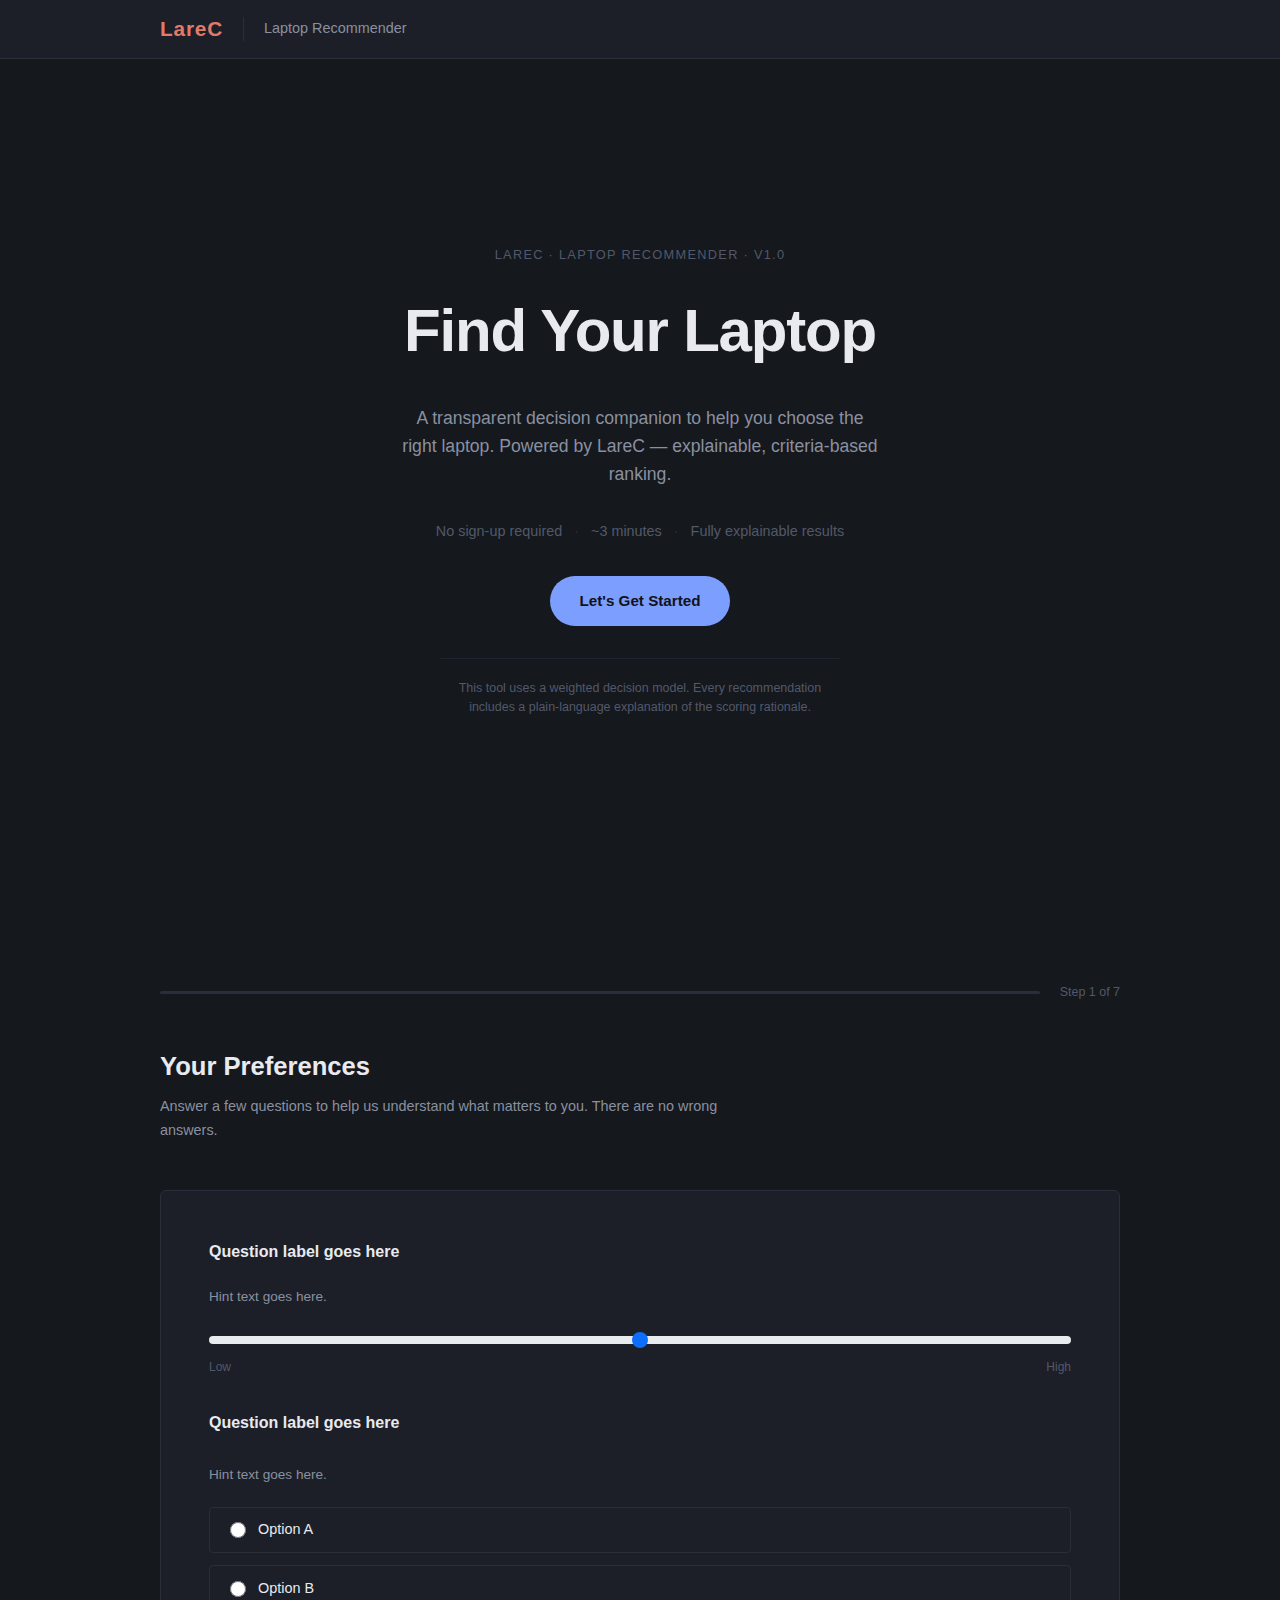
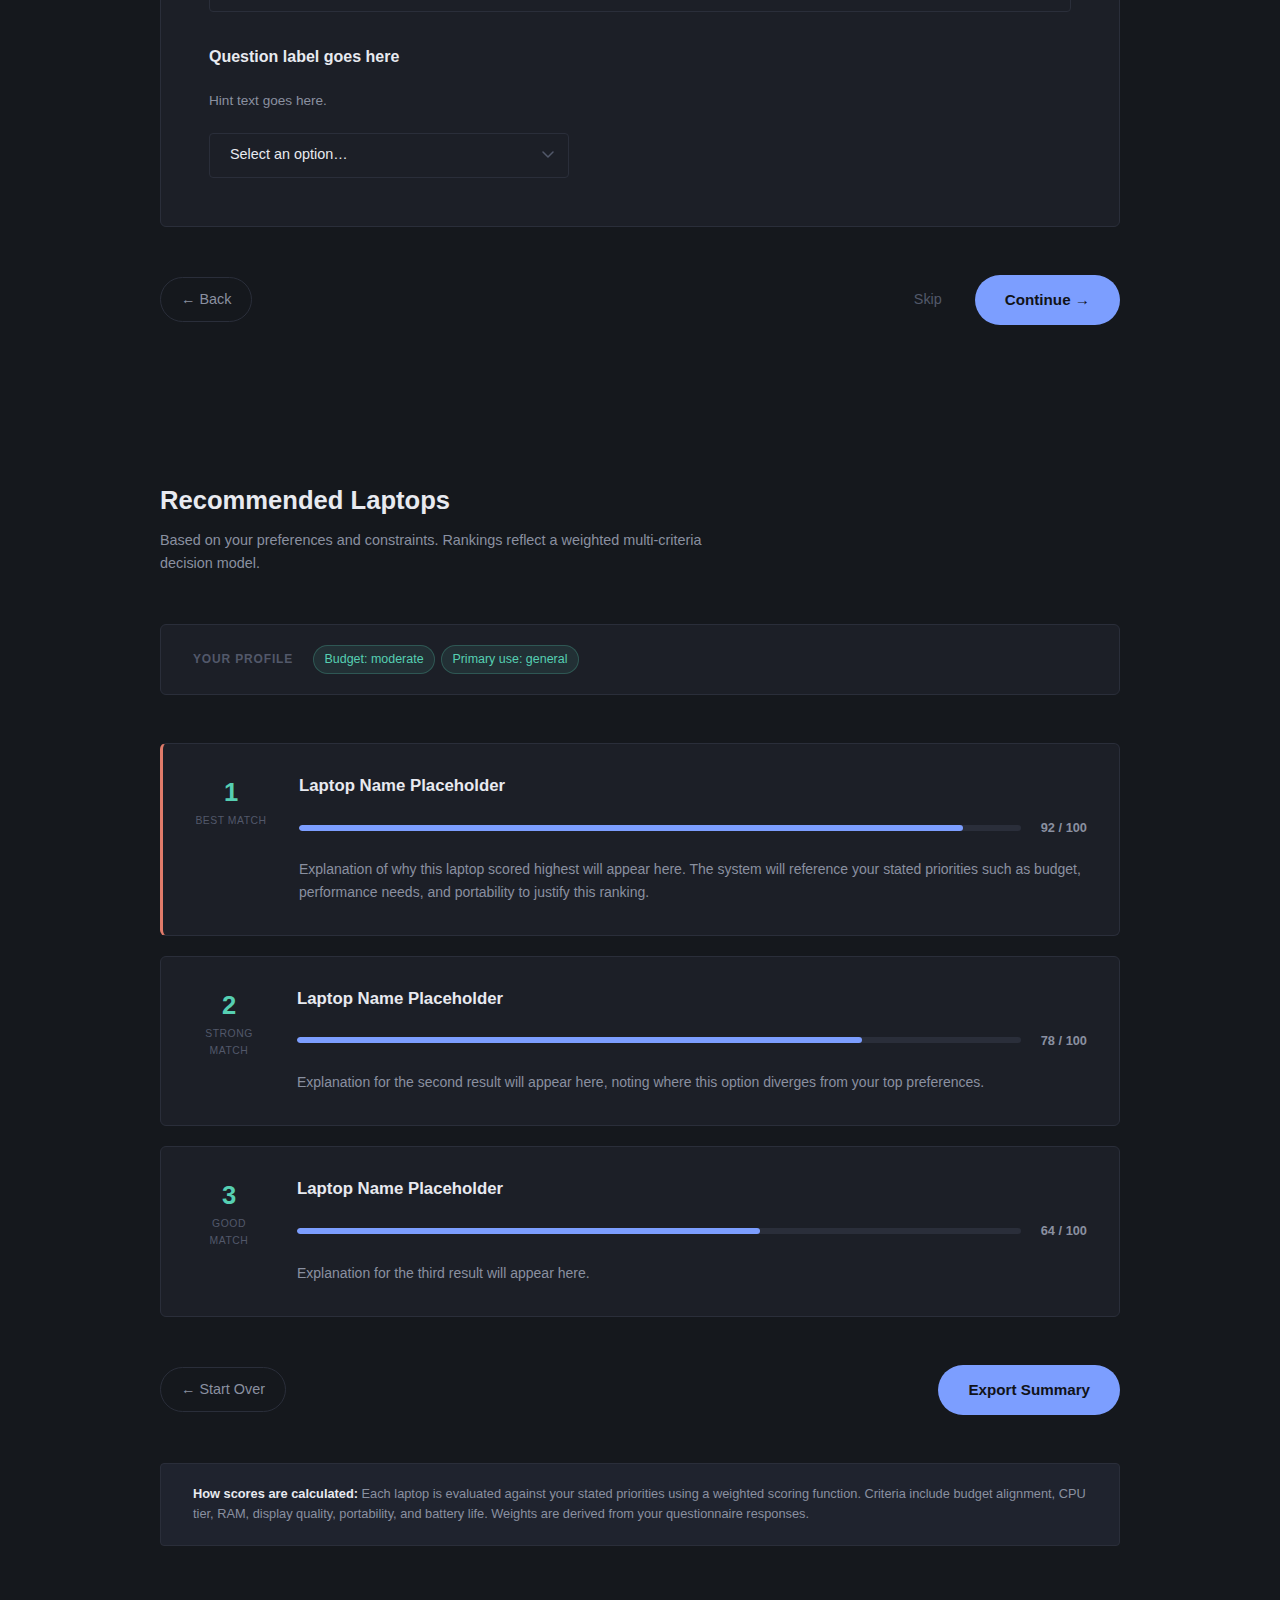
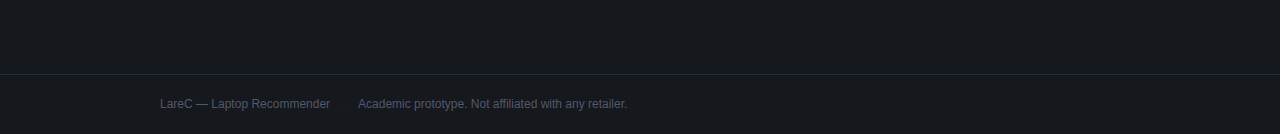
<file: index.html>
<!DOCTYPE html>
<html lang="en">

<head>
    <meta charset="UTF-8" />
    <meta name="viewport" content="width=device-width, initial-scale=1.0" />
    <title>LareC — Laptop Recommender</title>
    <link rel="stylesheet" href="https://cdn.jsdelivr.net/npm/bootstrap@5.3.0/dist/css/bootstrap.min.css" />
    <link rel="stylesheet" href="style.css" />
</head>

<body>

    <header class="site-header">
        <div class="site-header__inner">
            <span class="site-header__logo">LareC</span>
            <span class="site-header__label">Laptop Recommender</span>
        </div>
    </header>

    <main class="site-main">

        <!-- ───────────────────────────────────────────
         SECTION 1 · LANDING
    ─────────────────────────────────────────── -->
        <section class="landing" id="section-landing">
            <div class="landing__inner">

                <p class="landing__eyebrow">LareC · Laptop Recommender · v1.0</p>

                <h1 class="landing__title">Find Your Laptop</h1>

                <p class="landing__subtitle">
                    A transparent decision companion to help you choose the right laptop.
                    Powered by LareC — explainable, criteria-based ranking.
                </p>

                <div class="landing__meta">
                    <span class="landing__meta-item">No sign-up required</span>
                    <span class="landing__meta-sep">·</span>
                    <span class="landing__meta-item">~3 minutes</span>
                    <span class="landing__meta-sep">·</span>
                    <span class="landing__meta-item">Fully explainable results</span>
                </div>

                <button class="btn-primary" id="btn-start" type="button">
                    Let's Get Started
                </button>

                <p class="landing__footnote">
                    This tool uses a weighted decision model. Every recommendation
                    includes a plain-language explanation of the scoring rationale.
                </p>

            </div>
        </section>

        <!-- ───────────────────────────────────────────
         SECTION 2 · QUESTIONNAIRE
    ─────────────────────────────────────────── -->
        <section class="question-section" id="section-questionnaire">
            <div class="question-section__inner">

                <!-- Progress bar -->
                <div class="progress-bar-wrap" aria-label="Progress">
                    <div class="progress-bar-track">
                        <div class="progress-bar-fill" id="progress-fill" style="width: 0%"></div>
                    </div>
                    <span class="progress-label" id="progress-label">Step 1 of 7</span>
                </div>

                <!-- Section heading -->
                <div class="question-section__header">
                    <h2 class="question-section__title">Your Preferences</h2>
                    <p class="question-section__helper">
                        Answer a few questions to help us understand what matters to you.
                        There are no wrong answers.
                    </p>
                </div>

                <!-- ── Dynamic question container ── -->
                <!-- JavaScript will inject question markup here -->
                <div class="question-container" id="question-container" aria-live="polite">

                    <!-- ── Slot: slider question (example structure, no data) ── -->
                    <div class="question-slot question-slot--slider" id="slot-slider">
                        <label class="question-label" for="q-slider">
                            Question label goes here
                        </label>
                        <p class="question-hint">Hint text goes here.</p>
                        <div class="slider-wrap">
                            <input class="form-range question-range" type="range" id="q-slider" min="0" max="100"
                                value="50" />
                            <div class="slider-legend">
                                <span>Low</span>
                                <span>High</span>
                            </div>
                        </div>
                    </div>

                    <!-- ── Slot: radio question (example structure, no data) ── -->
                    <div class="question-slot question-slot--radio" id="slot-radio">
                        <fieldset class="question-fieldset">
                            <legend class="question-label">Question label goes here</legend>
                            <p class="question-hint">Hint text goes here.</p>
                            <div class="radio-group" id="radio-group-placeholder">
                                <!-- Radio options injected by JS -->
                                <label class="radio-option">
                                    <input class="radio-option__input" type="radio" name="q-radio" value="option-a" />
                                    <span class="radio-option__text">Option A</span>
                                </label>
                                <label class="radio-option">
                                    <input class="radio-option__input" type="radio" name="q-radio" value="option-b" />
                                    <span class="radio-option__text">Option B</span>
                                </label>
                            </div>
                        </fieldset>
                    </div>

                    <!-- ── Slot: dropdown question (example structure, no data) ── -->
                    <div class="question-slot question-slot--dropdown" id="slot-dropdown">
                        <label class="question-label" for="q-dropdown">
                            Question label goes here
                        </label>
                        <p class="question-hint">Hint text goes here.</p>
                        <select class="question-select" id="q-dropdown">
                            <option value="">Select an option…</option>
                            <!-- Options injected by JS -->
                        </select>
                    </div>

                </div>
                <!-- /question-container -->

                <!-- Navigation buttons -->
                <nav class="question-nav" aria-label="Question navigation">
                    <button class="btn-ghost" id="btn-back" type="button">← Back</button>
                    <div class="question-nav__right">
                        <button class="btn-ghost btn-ghost--muted" id="btn-skip" type="button">Skip</button>
                        <button class="btn-primary" id="btn-continue" type="button">Continue →</button>
                    </div>
                </nav>

            </div>
        </section>

        <!-- ───────────────────────────────────────────
         SECTION 3 · RESULTS
    ─────────────────────────────────────────── -->
        <section class="results-section" id="section-results">
            <div class="results-section__inner">

                <!-- Section heading -->
                <div class="results-section__header">
                    <h2 class="results-section__title">Recommended Laptops</h2>
                    <p class="results-section__subtext">
                        Based on your preferences and constraints. Rankings reflect a
                        weighted multi-criteria decision model.
                    </p>
                </div>

                <!-- Summary of user preferences (injected by JS) -->
                <div class="results-summary" id="results-summary" aria-label="Your preference summary">
                    <p class="results-summary__label">Your profile</p>
                    <div class="results-summary__tags" id="summary-tags">
                        <!-- Tags injected by JS -->
                        <span class="summary-tag">Budget: moderate</span>
                        <span class="summary-tag">Primary use: general</span>
                    </div>
                </div>

                <!-- Ranked laptop cards -->
                <div class="results-list" id="results-list" aria-label="Recommended laptops">

                    <!-- ── Result card (placeholder, no real data) ── -->
                    <article class="result-card result-card--top" aria-label="Top recommendation">
                        <div class="result-card__rank">
                            <span class="rank-number">1</span>
                            <span class="rank-label">Best match</span>
                        </div>
                        <div class="result-card__body">
                            <h3 class="result-card__name">Laptop Name Placeholder</h3>
                            <div class="result-card__score-row">
                                <div class="score-bar-wrap" aria-label="Match score">
                                    <div class="score-bar-fill" style="width: 92%"></div>
                                </div>
                                <span class="score-value">92 / 100</span>
                            </div>
                            <p class="result-card__explanation">
                                Explanation of why this laptop scored highest will appear here.
                                The system will reference your stated priorities such as budget,
                                performance needs, and portability to justify this ranking.
                            </p>
                        </div>
                    </article>

                    <article class="result-card" aria-label="Second recommendation">
                        <div class="result-card__rank">
                            <span class="rank-number">2</span>
                            <span class="rank-label">Strong match</span>
                        </div>
                        <div class="result-card__body">
                            <h3 class="result-card__name">Laptop Name Placeholder</h3>
                            <div class="result-card__score-row">
                                <div class="score-bar-wrap">
                                    <div class="score-bar-fill" style="width: 78%"></div>
                                </div>
                                <span class="score-value">78 / 100</span>
                            </div>
                            <p class="result-card__explanation">
                                Explanation for the second result will appear here, noting where
                                this option diverges from your top preferences.
                            </p>
                        </div>
                    </article>

                    <article class="result-card" aria-label="Third recommendation">
                        <div class="result-card__rank">
                            <span class="rank-number">3</span>
                            <span class="rank-label">Good match</span>
                        </div>
                        <div class="result-card__body">
                            <h3 class="result-card__name">Laptop Name Placeholder</h3>
                            <div class="result-card__score-row">
                                <div class="score-bar-wrap">
                                    <div class="score-bar-fill" style="width: 64%"></div>
                                </div>
                                <span class="score-value">64 / 100</span>
                            </div>
                            <p class="result-card__explanation">
                                Explanation for the third result will appear here.
                            </p>
                        </div>
                    </article>

                </div>
                <!-- /results-list -->

                <!-- Actions row -->
                <div class="results-actions">
                    <button class="btn-ghost" id="btn-restart" type="button">← Start Over</button>
                    <button class="btn-primary" id="btn-export" type="button">Export Summary</button>
                </div>

                <!-- Methodology note -->
                <aside class="methodology-note">
                    <p class="methodology-note__text">
                        <strong>How scores are calculated:</strong> Each laptop is evaluated
                        against your stated priorities using a weighted scoring function.
                        Criteria include budget alignment, CPU tier, RAM, display quality,
                        portability, and battery life. Weights are derived from your
                        questionnaire responses.
                    </p>
                </aside>

            </div>
        </section>

    </main>

    <footer class="site-footer">
        <div class="site-footer__inner">
            <span>LareC — Laptop Recommender</span>
            <span class="site-footer__sep">·</span>
            <span>Academic prototype. Not affiliated with any retailer.</span>
        </div>
    </footer>

</body>

</html>
</file>
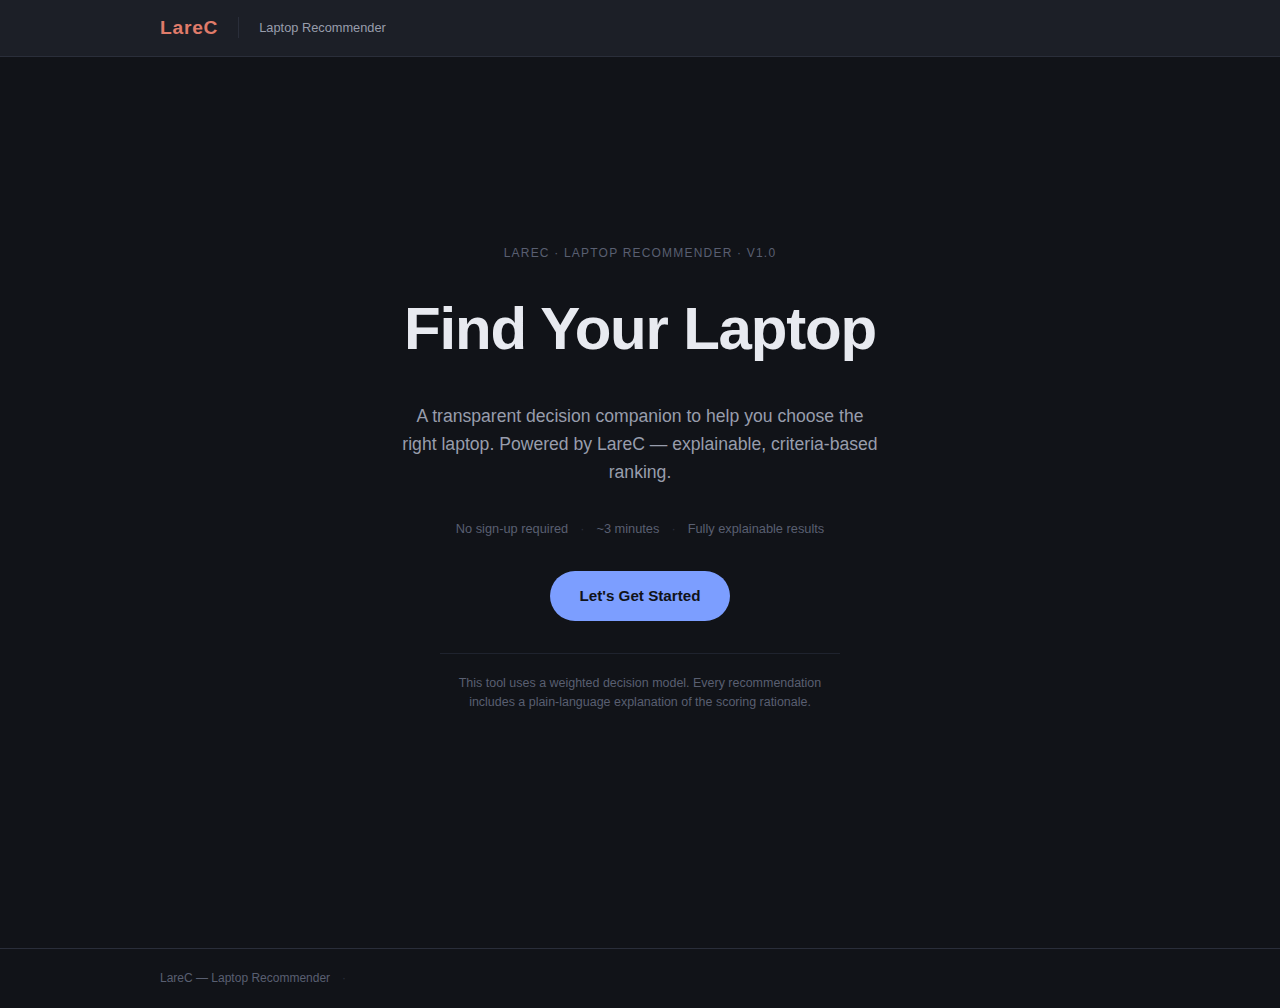
<file: frontend/index.html>
<!DOCTYPE html>
<html lang="en">

<head>
    <meta charset="UTF-8" />
    <meta name="viewport" content="width=device-width, initial-scale=1.0" />
    <title>LareC — Laptop Recommender</title>
    <link rel="stylesheet" href="https://cdn.jsdelivr.net/npm/bootstrap@5.3.0/dist/css/bootstrap.min.css" />
    <link rel="stylesheet" href="style.css" />
</head>

<body>

    <header class="site-header">
        <div class="site-header__inner">
            <span class="site-header__logo">LareC</span>
            <span class="site-header__label">Laptop Recommender</span>
        </div>
    </header>

    <main class="site-main">

        <!-- ───────────────────────────────────────────
         SECTION 1 · LANDING
    ─────────────────────────────────────────── -->
        <section class="landing" id="section-landing">
            <div class="landing__inner">

                <p class="landing__eyebrow">LareC · Laptop Recommender · v1.0</p>

                <h1 class="landing__title">Find Your Laptop</h1>

                <p class="landing__subtitle">
                    A transparent decision companion to help you choose the right laptop.
                    Powered by LareC — explainable, criteria-based ranking.
                </p>

                <div class="landing__meta">
                    <span class="landing__meta-item">No sign-up required</span>
                    <span class="landing__meta-sep">·</span>
                    <span class="landing__meta-item">~3 minutes</span>
                    <span class="landing__meta-sep">·</span>
                    <span class="landing__meta-item">Fully explainable results</span>
                </div>

                <button class="btn-primary" id="btn-start" type="button">
                    Let's Get Started
                </button>

                <p class="landing__footnote">
                    This tool uses a weighted decision model. Every recommendation
                    includes a plain-language explanation of the scoring rationale.
                </p>

            </div>
        </section>

        <!-- ───────────────────────────────────────────
         SECTION 2 · QUESTIONNAIRE
    ─────────────────────────────────────────── -->
        <section class="question-section" id="section-questionnaire">
            <div class="question-section__inner">

                <!-- Progress bar -->
                <div class="progress-bar-wrap" aria-label="Progress">
                    <div class="progress-bar-track">
                        <div class="progress-bar-fill" id="progress-fill" style="width: 0%"></div>
                    </div>
                    <span class="progress-label" id="progress-label">Step 1 of 7</span>
                </div>

                <!-- Section heading -->
                <div class="question-section__header">
                    <h2 class="question-section__title">Your Preferences</h2>
                    <p class="question-section__helper">
                        Answer a few questions to help us understand what matters to you.
                        There are no wrong answers.
                    </p>
                </div>

                <!-- ── Dynamic question container ── -->
                <!-- JavaScript will inject question markup here -->
                <div class="question-container" id="question-container" aria-live="polite">

                    <!-- ── Slot: slider question (example structure, no data) ── -->
                    <div class="question-slot question-slot--slider" id="slot-slider">
                        <label class="question-label" for="q-slider">
                            Question label goes here
                        </label>
                        <p class="question-hint">Hint text goes here.</p>
                        <div class="slider-wrap">
                            <input class="form-range question-range" type="range" id="q-slider" min="0" max="100"
                                value="50" />
                            <div class="slider-legend">
                                <span>Low</span>
                                <span>High</span>
                            </div>
                        </div>
                    </div>

                    <!-- ── Slot: radio question (example structure, no data) ── -->
                    <div class="question-slot question-slot--radio" id="slot-radio">
                        <fieldset class="question-fieldset">
                            <legend class="question-label">Question label goes here</legend>
                            <p class="question-hint">Hint text goes here.</p>
                            <div class="radio-group" id="radio-group-placeholder">
                                <!-- Radio options injected by JS -->
                                <label class="radio-option">
                                    <input class="radio-option__input" type="radio" name="q-radio" value="option-a" />
                                    <span class="radio-option__text">Option A</span>
                                </label>
                                <label class="radio-option">
                                    <input class="radio-option__input" type="radio" name="q-radio" value="option-b" />
                                    <span class="radio-option__text">Option B</span>
                                </label>
                            </div>
                        </fieldset>
                    </div>

                    <!-- ── Slot: dropdown question (example structure, no data) ── -->
                    <div class="question-slot question-slot--dropdown" id="slot-dropdown">
                        <label class="question-label" for="q-dropdown">
                            Question label goes here
                        </label>
                        <p class="question-hint">Hint text goes here.</p>
                        <select class="question-select" id="q-dropdown">
                            <option value="">Select an option…</option>
                            <!-- Options injected by JS -->
                        </select>
                    </div>

                </div>
                <!-- /question-container -->

                <!-- Navigation buttons -->
                <nav class="question-nav" aria-label="Question navigation">
                    <button class="btn-ghost" id="btn-back" type="button">← Back</button>
                    <div class="question-nav__right">
                        <button class="btn-ghost btn-ghost--muted" id="btn-skip" type="button">Skip</button>
                        <button class="btn-primary" id="btn-continue" type="button">Continue →</button>
                    </div>
                </nav>

            </div>
        </section>

        <!-- ───────────────────────────────────────────
         SECTION 3 · RESULTS
    ─────────────────────────────────────────── -->
        <section class="results-section" id="section-results">
            <div class="results-section__inner">

                <!-- Section heading -->
                <div class="results-section__header">
                    <h2 class="results-section__title">Recommended Laptops</h2>
                    <p class="results-section__subtext">
                        Based on your preferences and constraints. Rankings reflect a
                        weighted multi-criteria decision model.
                    </p>
                </div>

                <!-- Summary of user preferences (injected by JS) -->
                <div class="results-summary" id="results-summary" aria-label="Your preference summary">
                    <p class="results-summary__label">Your profile</p>
                    <div class="results-summary__tags" id="summary-tags">
                        <!-- Tags injected by JS -->
                        <span class="summary-tag">Budget: moderate</span>
                        <span class="summary-tag">Primary use: general</span>
                    </div>
                </div>

                <!-- Ranked laptop cards -->
                <div class="results-list" id="results-list" aria-label="Recommended laptops">

                    <!-- ── Result card (placeholder, no real data) ── -->
                    <article class="result-card result-card--top" aria-label="Top recommendation">
                        <div class="result-card__rank">
                            <span class="rank-number">1</span>
                            <span class="rank-label">Best match</span>
                        </div>
                        <div class="result-card__body">
                            <h3 class="result-card__name">Laptop Name Placeholder</h3>
                            <div class="result-card__score-row">
                                <div class="score-bar-wrap" aria-label="Match score">
                                    <div class="score-bar-fill" style="width: 92%"></div>
                                </div>
                                <span class="score-value">92 / 100</span>
                            </div>
                            <p class="result-card__explanation">
                                Explanation of why this laptop scored highest will appear here.
                                The system will reference your stated priorities such as budget,
                                performance needs, and portability to justify this ranking.
                            </p>
                        </div>
                    </article>

                    <article class="result-card" aria-label="Second recommendation">
                        <div class="result-card__rank">
                            <span class="rank-number">2</span>
                            <span class="rank-label">Strong match</span>
                        </div>
                        <div class="result-card__body">
                            <h3 class="result-card__name">Laptop Name Placeholder</h3>
                            
                            <p class="result-card__explanation">
                                Explanation for the second result will appear here, noting where
                                this option diverges from your top preferences.
                            </p>
                        </div>
                    </article>

                    <article class="result-card" aria-label="Third recommendation">
                        <div class="result-card__rank">
                            <span class="rank-number">3</span>
                            <span class="rank-label">Good match</span>
                        </div>
                        <div class="result-card__body">
                            <h3 class="result-card__name">Laptop Name Placeholder</h3>
                            <!-- <div class="result-card__score-row">
                                <div class="score-bar-wrap">
                                    <div class="score-bar-fill" style="width: 64%"></div>
                                </div>
                                <span class="score-value">64 / 100</span>
                            </div> -->
                            <p class="result-card__explanation">
                                Explanation for the third result will appear here.
                            </p>
                        </div>
                    </article>

                </div>
                <!-- /results-list -->

                <!-- Actions row -->
                <div class="results-actions">
                    <button class="btn-ghost" id="btn-restart" type="button">← Start Over</button>
                    <button class="btn-primary" id="btn-export" type="button">Export Summary</button>
                </div>

                <!-- Methodology note -->
                <aside class="methodology-note">
                    <p class="methodology-note__text">
                        <strong>How scores are calculated:</strong> Each laptop is evaluated
                        against your stated priorities using a weighted scoring function.
                        Criteria include budget alignment, CPU tier, RAM, display quality,
                        portability, and battery life. Weights are derived from your
                        questionnaire responses.
                    </p>
                </aside>

            </div>
        </section>

    </main>

    <footer class="site-footer">
        <div class="site-footer__inner">
            <span>LareC — Laptop Recommender</span>
            <span class="site-footer__sep">·</span>
        </div>
    </footer>

    <!-- Application entry point — ES module -->
    <script type="module" src="js/main.js"></script>
</body>

</html>
</file>
<file: style.css>
/* ============================================================
   LareC — Laptop Recommender
   style.css
   ============================================================
   Design language: dark minimalist, academic precision
   Palette  : #111318 bg · #E8EAF0 text · #7C9EFF accent
   Carbon & slate — deep charcoal, cool indigo accent
   Typography: system sans-serif stack
   ============================================================ */

/* ── 1. CSS Custom Properties ─────────────────────────────── */
:root {

    --color-bg: #15181d;
    --color-surface: #1C1F27;
    --color-text: #E8EAF0;
    --color-text-muted: #8A90A0;
    --color-text-light: #52586A;
    --color-accent: #7C9EFF;
    --color-accent-hover: #9BB4FF;
    --color-accent-alt: #56CFB2;
    --color-accent-top: #E07B6A;
    --color-border: #2A2E3A;
    --color-border-light: #1F232E;

    /* Typography */
    --font-sans: -apple-system, BlinkMacSystemFont, "Segoe UI", Roboto,
        "Helvetica Neue", Arial, "Noto Sans", sans-serif;

    /* Spacing scale */
    --space-xs: 0.375rem;
    --space-sm: 0.75rem;
    --space-md: 1.25rem;
    --space-lg: 2rem;
    --space-xl: 3rem;
    --space-2xl: 5rem;

    /* Layout */
    --max-width: 960px;
    --radius: 6px;
    --radius-sm: 4px;

    /* Transitions */
    --transition: 180ms ease;
}

/* ── 2. Reset & Base ──────────────────────────────────────── */
*,
*::before,
*::after {
    box-sizing: border-box;
    margin: 0;
    padding: 0;
}

html {
    font-size: 16px;
    scroll-behavior: smooth;
}

body {
    background-color: var(--color-bg);
    color: var(--color-text);
    font-family: var(--font-sans);
    font-size: 1rem;
    line-height: 1.65;
    -webkit-font-smoothing: antialiased;
}

h1,
h2,
h3,
h4,
h5,
h6 {
    font-weight: 800;
    line-height: 1.25;
    color: var(--color-text);
}

p {
    color: var(--color-text);
}

/* ── 3. Layout Helpers ────────────────────────────────────── */
.container-centered {
    width: 100%;
    max-width: var(--max-width);
    margin-inline: auto;
    padding-inline: var(--space-md);
}

/* ── 4. Site Header ───────────────────────────────────────── */
.site-header {
    background-color: var(--color-surface);
    border-bottom: 1px solid var(--color-border);
    padding: var(--space-sm) var(--space-md);
}

.site-header__inner {
    max-width: var(--max-width);
    margin-inline: auto;
    display: flex;
    align-items: center;
    gap: var(--space-md);
}

.site-header__logo {
    font-size: 1.3rem;
    font-weight: 700;
    letter-spacing: 0.04em;
    color: var(--color-accent-top);
}

.site-header__label {
    font-size: 0.9rem;
    color: var(--color-text-muted);
    border-left: 1px solid var(--color-border);
    padding-left: var(--space-md);
}

/* ── 5. Main Wrapper ──────────────────────────────────────── */
.site-main {
    min-height: calc(100vh - 120px);
}

/* ── 6. Buttons ───────────────────────────────────────────── */
.btn-primary {
    display: inline-block;
    background-color: var(--color-accent);
    color: #111318;
    font-family: var(--font-sans);
    font-size: 0.95rem;
    font-weight: 600;
    padding: 0.65rem 1.75rem;
    border: 2px solid transparent;
    border-radius: 100px;
    /* fully rounded, calm pill */
    cursor: pointer;
    text-decoration: none;
    transition: background-color var(--transition),
        transform var(--transition),
        box-shadow var(--transition);
}

.btn-primary:hover,
.btn-primary:focus-visible {
    background-color: var(--color-accent-hover);
    box-shadow: 0 2px 10px rgba(124, 158, 255, 0.35);
    outline: none;
}

.btn-primary:active {
    transform: translateY(1px);
}

.btn-ghost {
    display: inline-block;
    background-color: transparent;
    color: var(--color-text-muted);
    font-family: var(--font-sans);
    font-size: 0.9rem;
    font-weight: 500;
    padding: 0.6rem 1.25rem;
    border: 1px solid var(--color-border);
    border-radius: 100px;
    cursor: pointer;
    transition: border-color var(--transition),
        color var(--transition),
        background-color var(--transition);
}

.btn-ghost:hover,
.btn-ghost:focus-visible {
    border-color: var(--color-accent);
    color: var(--color-accent-hover);
    background-color: rgba(124, 158, 255, 0.08);
    outline: none;
}

.btn-ghost--muted {
    border-color: transparent;
    color: var(--color-text-light);
}

.btn-ghost--muted:hover {
    color: var(--color-text-muted);
    border-color: var(--color-border);
}

/* ── 7. SECTION 1 · Landing ───────────────────────────────── */
.landing {
    display: flex;
    align-items: center;
    justify-content: center;
    min-height: calc(100vh - 57px);
    /* fill viewport below header */
    padding: var(--space-2xl) var(--space-md);
}

.landing__inner {
    max-width: 600px;
    width: 100%;
    text-align: center;
    display: flex;
    flex-direction: column;
    align-items: center;
    gap: var(--space-lg);
}

.landing__eyebrow {
    font-size: 0.8rem;
    font-weight: 500;
    letter-spacing: 0.1em;
    text-transform: uppercase;
    color: var(--color-text-light);
    margin: 0;
}

.landing__title {
    font-size: clamp(2.5rem, 6vw, 3.75rem);
    font-weight: 700;
    letter-spacing: -0.02em;
    color: var(--color-text);
    line-height: 1.1;
}

.landing__subtitle {
    font-size: 1.1rem;
    color: var(--color-text-muted);
    max-width: 480px;
    line-height: 1.6;
    margin: 0;
}

.landing__meta {
    display: flex;
    align-items: center;
    gap: var(--space-sm);
    font-size: 0.9rem;
    color: var(--color-text-light);
    flex-wrap: wrap;
    justify-content: center;
}

.landing__meta-sep {
    color: var(--color-border);
}

.landing__footnote {
    font-size: 0.78rem;
    color: var(--color-text-light);
    max-width: 400px;
    line-height: 1.55;
    border-top: 1px solid var(--color-border-light);
    padding-top: var(--space-md);
    margin: 0;
}

/* ── 8. SECTION 2 · Questionnaire ─────────────────────────── */
.question-section {
    padding: var(--space-2xl) var(--space-md);
}

.question-section__inner {
    max-width: var(--max-width);
    margin-inline: auto;
    display: flex;
    flex-direction: column;
    gap: var(--space-xl);
}

/* Progress bar */
.progress-bar-wrap {
    display: flex;
    align-items: center;
    gap: var(--space-md);
}

.progress-bar-track {
    flex: 1;
    height: 3px;
    background-color: var(--color-border);
    border-radius: 100px;
    overflow: hidden;
}

.progress-bar-fill {
    height: 100%;
    background-color: var(--color-accent);
    border-radius: 100px;
    transition: width 400ms ease;
}

.progress-label {
    font-size: 0.78rem;
    color: var(--color-text-light);
    white-space: nowrap;
}

/* Questionnaire header */
.question-section__header {
    max-width: 560px;
}

.question-section__title {
    font-size: 1.6rem;
    font-weight: 600;
    margin-bottom: var(--space-sm);
}

.question-section__helper {
    font-size: 0.9rem;
    color: var(--color-text-muted);
    margin: 0;
}

/* Question container */
.question-container {
    background-color: var(--color-surface);
    border: 1px solid var(--color-border);
    border-radius: var(--radius);
    padding: var(--space-xl);
    min-height: 220px;
    display: flex;
    flex-direction: column;
    gap: var(--space-lg);
}

/* Question slot shared */
.question-slot {
    display: flex;
    flex-direction: column;
    gap: var(--space-md);
}

.question-label {
    font-size: 1rem;
    font-weight: 600;
    color: var(--color-text);
    display: block;
}

.question-hint {
    font-size: 0.85rem;
    color: var(--color-text-muted);
    margin: 0;
}

/* Slider */
.slider-wrap {
    display: flex;
    flex-direction: column;
    gap: var(--space-xs);
}

.question-range {
    width: 100%;
    accent-color: var(--color-accent);
    cursor: pointer;
}

.slider-legend {
    display: flex;
    justify-content: space-between;
    font-size: 0.75rem;
    color: var(--color-text-light);
}

/* Radio group */
.question-fieldset {
    border: none;
    padding: 0;
    display: flex;
    flex-direction: column;
    gap: var(--space-md);
}

.radio-group {
    display: flex;
    flex-direction: column;
    gap: var(--space-sm);
}

.radio-option {
    display: flex;
    align-items: center;
    gap: var(--space-sm);
    padding: 0.65rem var(--space-md);
    border: 1px solid var(--color-border);
    border-radius: var(--radius-sm);
    cursor: pointer;
    transition: border-color var(--transition),
        background-color var(--transition);
}

.radio-option:hover {
    border-color: var(--color-accent);
    background-color: rgba(124, 158, 255, 0.07);
}

.radio-option:has(.radio-option__input:checked) {
    border-color: var(--color-accent);
    background-color: rgba(124, 158, 255, 0.13);
}

.radio-option__input {
    accent-color: var(--color-accent);
    width: 16px;
    height: 16px;
    flex-shrink: 0;
}

.radio-option__text {
    font-size: 0.9rem;
    color: var(--color-text);
}

/* Dropdown */
.question-select {
    width: 100%;
    max-width: 360px;
    padding: 0.6rem var(--space-md);
    border: 1px solid var(--color-border);
    border-radius: var(--radius-sm);
    background-color: var(--color-surface);
    font-family: var(--font-sans);
    font-size: 0.9rem;
    color: var(--color-text);
    cursor: pointer;
    appearance: none;
    background-image: url("data:image/svg+xml,%3Csvg xmlns='http://www.w3.org/2000/svg' width='12' height='8' viewBox='0 0 12 8'%3E%3Cpath d='M1 1l5 5 5-5' stroke='%2352586A' stroke-width='1.5' fill='none' stroke-linecap='round' stroke-linejoin='round'/%3E%3C/svg%3E");
    background-repeat: no-repeat;
    background-position: right 0.875rem center;
    padding-right: 2.5rem;
    transition: border-color var(--transition);
}

.question-select:hover,
.question-select:focus {
    border-color: var(--color-accent);
    outline: none;
}

/* Navigation */
.question-nav {
    display: flex;
    align-items: center;
    justify-content: space-between;
    flex-wrap: wrap;
    gap: var(--space-sm);
}

.question-nav__right {
    display: flex;
    align-items: center;
    gap: var(--space-sm);
}

/* ── 9. SECTION 3 · Results ───────────────────────────────── */
.results-section {
    padding: var(--space-2xl) var(--space-md);
}

.results-section__inner {
    max-width: var(--max-width);
    margin-inline: auto;
    display: flex;
    flex-direction: column;
    gap: var(--space-xl);
}

.results-section__header {
    max-width: 560px;
}

.results-section__title {
    font-size: 1.6rem;
    font-weight: 600;
    margin-bottom: var(--space-sm);
}

.results-section__subtext {
    font-size: 0.9rem;
    color: var(--color-text-muted);
    margin: 0;
}

/* Preference summary strip */
.results-summary {
    padding: var(--space-md) var(--space-lg);
    background-color: var(--color-surface);
    border: 1px solid var(--color-border);
    border-radius: var(--radius);
    display: flex;
    align-items: center;
    gap: var(--space-md);
    flex-wrap: wrap;
}

.results-summary__label {
    font-size: 0.75rem;
    font-weight: 600;
    letter-spacing: 0.07em;
    text-transform: uppercase;
    color: var(--color-text-light);
    margin: 0;
    white-space: nowrap;
}

.results-summary__tags {
    display: flex;
    flex-wrap: wrap;
    gap: var(--space-xs);
}

.summary-tag {
    font-size: 0.78rem;
    color: var(--color-accent-alt);
    background-color: rgba(86, 207, 178, 0.10);
    border: 1px solid rgba(86, 207, 178, 0.25);
    border-radius: 100px;
    padding: 0.2rem 0.65rem;
}

/* Results list */
.results-list {
    display: flex;
    flex-direction: column;
    gap: var(--space-md);
}

/* Result card */
.result-card {
    background-color: var(--color-surface);
    border: 1px solid var(--color-border);
    border-radius: var(--radius);
    padding: var(--space-lg);
    display: grid;
    grid-template-columns: 72px 1fr;
    gap: var(--space-lg);
    transition: border-color var(--transition), box-shadow var(--transition);
}

.result-card:hover {
    border-color: rgba(124, 158, 255, 0.30);
    box-shadow: 0 2px 12px rgba(0, 0, 0, 0.30);
}

/* Highlight top card */
.result-card--top {
    border-left: 3px solid var(--color-accent-top);
}

/* Rank column */
.result-card__rank {
    display: flex;
    flex-direction: column;
    align-items: center;
    justify-content: flex-start;
    padding-top: 0.25rem;
    gap: var(--space-xs);
    text-align: center;
}

.rank-number {
    font-size: 1.6rem;
    font-weight: 700;
    color: var(--color-accent-alt);
    line-height: 1;
}

.rank-label {
    font-size: 0.65rem;
    font-weight: 500;
    letter-spacing: 0.05em;
    text-transform: uppercase;
    color: var(--color-text-light);
}

/* Card body */
.result-card__body {
    display: flex;
    flex-direction: column;
    gap: var(--space-md);
}

.result-card__name {
    font-size: 1.05rem;
    font-weight: 600;
    color: var(--color-text);
    margin: 0;
}

/* Score bar */
.result-card__score-row {
    display: flex;
    align-items: center;
    gap: var(--space-md);
}

.score-bar-wrap {
    flex: 1;
    height: 6px;
    background-color: var(--color-border);
    border-radius: 100px;
    overflow: hidden;
}

.score-bar-fill {
    height: 100%;
    background-color: var(--color-accent);
    border-radius: 100px;
}

.score-value {
    font-size: 0.8rem;
    font-weight: 600;
    color: var(--color-text-muted);
    white-space: nowrap;
}

/* Explanation text */
.result-card__explanation {
    font-size: 0.875rem;
    color: var(--color-text-muted);
    line-height: 1.6;
    margin: 0;
}

/* Actions row */
.results-actions {
    display: flex;
    align-items: center;
    justify-content: space-between;
    flex-wrap: wrap;
    gap: var(--space-sm);
}

/* Methodology note */
.methodology-note {
    background-color: var(--color-border-light);
    border: 1px solid var(--color-border);
    border-radius: var(--radius-sm);
    padding: var(--space-md) var(--space-lg);
}

.methodology-note__text {
    font-size: 0.8rem;
    color: var(--color-text-muted);
    line-height: 1.6;
    margin: 0;
}

.methodology-note__text strong {
    color: var(--color-text);
}

/* ── 10. Site Footer ──────────────────────────────────────── */
.site-footer {
    border-top: 1px solid var(--color-border);
    padding: var(--space-md);
    margin-top: var(--space-xl);
}

.site-footer__inner {
    max-width: var(--max-width);
    margin-inline: auto;
    display: flex;
    align-items: center;
    gap: var(--space-sm);
    font-size: 0.75rem;
    color: var(--color-text-light);
    flex-wrap: wrap;
}

.site-footer__sep {
    color: var(--color-border);
}

/* ── 11. Accessibility & Focus ────────────────────────────── */
:focus-visible {
    outline: 2px solid var(--color-accent);
    outline-offset: 3px;
}

/* ── 12. Responsive Adjustments ──────────────────────────── */

/* Medium screens */
@media (max-width: 768px) {
    .result-card {
        grid-template-columns: 56px 1fr;
        gap: var(--space-md);
        padding: var(--space-md);
    }

    .question-container {
        padding: var(--space-md);
    }

    .landing__title {
        font-size: 2.4rem;
    }
}

/* Small screens */
@media (max-width: 480px) {
    .result-card {
        grid-template-columns: 1fr;
    }

    .result-card__rank {
        flex-direction: row;
        align-items: baseline;
        gap: var(--space-sm);
        padding-top: 0;
    }

    .rank-number {
        font-size: 1.2rem;
    }

    .question-nav {
        flex-direction: column;
        align-items: stretch;
    }

    .question-nav__right {
        flex-direction: column;
        align-items: stretch;
    }

    .btn-primary,
    .btn-ghost {
        text-align: center;
        width: 100%;
    }

    .results-summary {
        flex-direction: column;
        align-items: flex-start;
    }

    .results-actions {
        flex-direction: column;
        align-items: stretch;
    }
}

/* ── 13. Print ────────────────────────────────────────────── */
@media print {

    .site-header,
    .site-footer,
    .question-nav,
    .results-actions {
        display: none;
    }

    body {
        background: white;
        color: black;
    }
}
</file>
<file: frontend/style.css>
/* ── 1. CSS Custom Properties ─────────────────────────────── */
:root {
    --color-bg: #111318;
    --color-surface: #1C1F27;
    --color-text: #E8EAF0;
    --color-text-muted: #989dac;
    --color-text-light: #595f71;
    --color-accent: #7C9EFF;
    --color-accent-hover: #9BB4FF;
    --color-accent-alt: #56CFB2;
    --color-accent-top: #E07B6A;
    --color-border: #2A2E3A;
    --color-border-light: #1F232E;

    /* Typography */
    --font-sans: -apple-system, BlinkMacSystemFont, "Segoe UI", Roboto,
        "Helvetica Neue", Arial, "Noto Sans", sans-serif;

    /* Spacing scale */
    --space-xs: 0.375rem;
    --space-sm: 0.75rem;
    --space-md: 1.25rem;
    --space-lg: 2rem;
    --space-xl: 3rem;
    --space-2xl: 5rem;

    /* Layout */
    --max-width: 960px;
    --radius: 6px;
    --radius-sm: 4px;

    /* Transitions */
    --transition: 180ms ease;
}

/* ── 2. Reset & Base ──────────────────────────────────────── */
*,
*::before,
*::after {
    box-sizing: border-box;
    margin: 0;
    padding: 0;
}

html {
    font-size: 16px;
    scroll-behavior: smooth;
}

body {
    background-color: var(--color-bg);
    color: var(--color-text);
    font-family: var(--font-sans);
    font-size: 1rem;
    line-height: 1.65;
    -webkit-font-smoothing: antialiased;
}

h1,
h2,
h3,
h4,
h5,
h6 {
    font-weight: 600;
    line-height: 1.25;
    color: var(--color-text);
}

p {
    color: var(--color-text);
}

/* ── 3. Layout Helpers ────────────────────────────────────── */
.container-centered {
    width: 100%;
    max-width: var(--max-width);
    margin-inline: auto;
    padding-inline: var(--space-md);
}

/* ── 4. Site Header ───────────────────────────────────────── */
.site-header {
    background-color: var(--color-surface);
    border-bottom: 1px solid var(--color-border);
    padding: var(--space-sm) var(--space-md);
}

.site-header__inner {
    max-width: var(--max-width);
    margin-inline: auto;
    display: flex;
    align-items: center;
    gap: var(--space-md);
}

.site-header__logo {
    font-size: 1.2rem;
    font-weight: 700;
    letter-spacing: 0.04em;
    color: var(--color-accent-top);
}

.site-header__label {
    font-size: 0.8rem;
    color: var(--color-text-muted);
    border-left: 1px solid var(--color-border);
    padding-left: var(--space-md);
}

/* ── 5. Main Wrapper ──────────────────────────────────────── */
.site-main {
    min-height: calc(100vh - 120px);
}

/* ── 6. Buttons ───────────────────────────────────────────── */
.btn-primary {
    display: inline-block;
    background-color: var(--color-accent);
    color: #111318;
    font-family: var(--font-sans);
    font-size: 0.95rem;
    font-weight: 600;
    padding: 0.65rem 1.75rem;
    border: 2px solid transparent;
    border-radius: 100px;
    /* fully rounded, calm pill */
    cursor: pointer;
    text-decoration: none;
    transition: background-color var(--transition),
        transform var(--transition),
        box-shadow var(--transition);
}

.btn-primary:hover,
.btn-primary:focus-visible {
    background-color: var(--color-accent-hover);
    box-shadow: 0 2px 10px rgba(124, 158, 255, 0.35);
    outline: none;
}

.btn-primary:active {
    transform: translateY(1px);
}

.btn-ghost {
    display: inline-block;
    background-color: transparent;
    color: var(--color-text-muted);
    font-family: var(--font-sans);
    font-size: 0.9rem;
    font-weight: 500;
    padding: 0.6rem 1.25rem;
    border: 1px solid var(--color-border);
    border-radius: 100px;
    cursor: pointer;
    transition: border-color var(--transition),
        color var(--transition),
        background-color var(--transition);
}

.btn-ghost:hover,
.btn-ghost:focus-visible {
    border-color: var(--color-accent);
    color: var(--color-accent-hover);
    background-color: rgba(124, 158, 255, 0.08);
    outline: none;
}

.btn-ghost--muted {
    border-color: transparent;
    color: var(--color-text-light);
}

.btn-ghost--muted:hover {
    color: var(--color-text-muted);
    border-color: var(--color-border);
}

/* ── 7. SECTION 1 · Landing ───────────────────────────────── */
.landing {
    display: flex;
    align-items: center;
    justify-content: center;
    min-height: calc(100vh - 57px);
    padding: var(--space-2xl) var(--space-md);
}

.landing__inner {
    max-width: 600px;
    width: 100%;
    text-align: center;
    display: flex;
    flex-direction: column;
    align-items: center;
    gap: var(--space-lg);
}

.landing__eyebrow {
    font-size: 0.75rem;
    font-weight: 500;
    letter-spacing: 0.1em;
    text-transform: uppercase;
    color: var(--color-text-light);
    margin: 0;
}

.landing__title {
    font-size: clamp(2.5rem, 6vw, 3.75rem);
    font-weight: 700;
    letter-spacing: -0.02em;
    color: var(--color-text);
    line-height: 1.1;
}

.landing__subtitle {
    font-size: 1.1rem;
    color: var(--color-text-muted);
    max-width: 480px;
    line-height: 1.6;
    margin: 0;
}

.landing__meta {
    display: flex;
    align-items: center;
    gap: var(--space-sm);
    font-size: 0.8rem;
    color: var(--color-text-light);
    flex-wrap: wrap;
    justify-content: center;
}

.landing__meta-sep {
    color: var(--color-border);
}

.landing__footnote {
    font-size: 0.78rem;
    color: var(--color-text-light);
    max-width: 400px;
    line-height: 1.55;
    border-top: 1px solid var(--color-border-light);
    padding-top: var(--space-md);
    margin: 0;
}

/* ── 8. SECTION 2 · Questionnaire ─────────────────────────── */
.question-section {
    padding: var(--space-2xl) var(--space-md);
}

.question-section__inner {
    max-width: var(--max-width);
    margin-inline: auto;
    display: flex;
    flex-direction: column;
    gap: var(--space-xl);
}

/* Progress bar */
.progress-bar-wrap {
    display: flex;
    align-items: center;
    gap: var(--space-md);
}

.progress-bar-track {
    flex: 1;
    height: 3px;
    background-color: var(--color-border);
    border-radius: 100px;
    overflow: hidden;
}

.progress-bar-fill {
    height: 100%;
    background-color: var(--color-accent);
    border-radius: 100px;
    transition: width 400ms ease;
}

.progress-label {
    font-size: 0.78rem;
    color: var(--color-text-light);
    white-space: nowrap;
}

/* Questionnaire header */
.question-section__header {
    max-width: 560px;
}

.question-section__title {
    font-size: 1.6rem;
    font-weight: 600;
    margin-bottom: var(--space-sm);
}

.question-section__helper {
    font-size: 0.9rem;
    color: var(--color-text-muted);
    margin: 0;
}

/* Question container */
.question-container {
    background-color: var(--color-surface);
    border: 1px solid var(--color-border);
    border-radius: var(--radius);
    padding: var(--space-xl);
    min-height: 220px;
    display: flex;
    flex-direction: column;
    gap: var(--space-lg);
}

/* Question slot shared */
.question-slot {
    display: flex;
    flex-direction: column;
    gap: var(--space-md);
}

.question-label {
    font-size: 1.1rem;
    font-weight: 600;
    color: var(--color-text);
    display: block;
}

.question-hint {
    font-size: 0.85rem;
    color: var(--color-text-muted);
    margin: 0.6rem;
}

/* Slider */
.slider-wrap {
    display: flex;
    flex-direction: column;
    gap: var(--space-xs);
}

.question-range {
    width: 100%;
    accent-color: var(--color-accent);
    cursor: pointer;
}

.slider-legend {
    display: flex;
    justify-content: space-between;
    font-size: 0.75rem;
    color: var(--color-text-light);
}

/* Radio group */
.question-fieldset {
    border: none;
    padding: 0;
    display: flex;
    flex-direction: column;
    gap: var(--space-md);
}

.radio-group {
    display: flex;
    flex-direction: column;
    gap: var(--space-sm);
}

.radio-option {
    display: flex;
    align-items: center;
    gap: var(--space-sm);
    padding: 0.65rem var(--space-md);
    border: 1px solid var(--color-border);
    border-radius: var(--radius-sm);
    cursor: pointer;
    transition: border-color var(--transition),
        background-color var(--transition);
}

.radio-option:hover {
    border-color: var(--color-accent);
    background-color: rgba(124, 158, 255, 0.07);
}

.radio-option:has(.radio-option__input:checked) {
    border-color: var(--color-accent);
    background-color: rgba(124, 158, 255, 0.13);
}

.radio-option__input {
    accent-color: var(--color-accent);
    width: 16px;
    height: 16px;
    flex-shrink: 0;
}

.radio-option__text {
    font-size: 0.9rem;
    color: var(--color-text);
}

/* Dropdown */
.question-select {
    width: 100%;
    max-width: 360px;
    padding: 0.6rem var(--space-md);
    border: 1px solid var(--color-border);
    border-radius: var(--radius-sm);
    background-color: var(--color-surface);
    font-family: var(--font-sans);
    font-size: 0.9rem;
    color: var(--color-text);
    cursor: pointer;
    appearance: none;
    background-image: url("data:image/svg+xml,%3Csvg xmlns='http://www.w3.org/2000/svg' width='12' height='8' viewBox='0 0 12 8'%3E%3Cpath d='M1 1l5 5 5-5' stroke='%2352586A' stroke-width='1.5' fill='none' stroke-linecap='round' stroke-linejoin='round'/%3E%3C/svg%3E");
    background-repeat: no-repeat;
    background-position: right 0.875rem center;
    padding-right: 2.5rem;
    transition: border-color var(--transition);
}

.question-select:hover,
.question-select:focus {
    border-color: var(--color-accent);
    outline: none;
}

/* Navigation */
.question-nav {
    display: flex;
    align-items: center;
    justify-content: space-between;
    flex-wrap: wrap;
    gap: var(--space-sm);
}

.question-nav__right {
    display: flex;
    align-items: center;
    gap: var(--space-sm);
}

/* ── 9. SECTION 3 · Results ───────────────────────────────── */
.results-section {
    padding: var(--space-2xl) var(--space-md);
}

.results-section__inner {
    max-width: var(--max-width);
    margin-inline: auto;
    display: flex;
    flex-direction: column;
    gap: var(--space-xl);
}

.results-section__header {
    max-width: 560px;
}

.results-section__title {
    font-size: 1.6rem;
    font-weight: 600;
    margin-bottom: var(--space-sm);
}

.results-section__subtext {
    font-size: 0.9rem;
    color: var(--color-text-muted);
    margin: 0;
}

/* Preference summary strip */
.results-summary {
    padding: var(--space-md) var(--space-lg);
    background-color: var(--color-surface);
    border: 1px solid var(--color-border);
    border-radius: var(--radius);
    display: flex;
    align-items: center;
    gap: var(--space-md);
    flex-wrap: wrap;
}

.results-summary__label {
    font-size: 0.75rem;
    font-weight: 600;
    letter-spacing: 0.07em;
    text-transform: uppercase;
    color: var(--color-text-light);
    margin: 0;
    white-space: nowrap;
}

.results-summary__tags {
    display: flex;
    flex-wrap: wrap;
    gap: var(--space-xs);
}

.summary-tag {
    font-size: 0.78rem;
    color: var(--color-accent-alt);
    background-color: rgba(86, 207, 178, 0.10);
    border: 1px solid rgba(86, 207, 178, 0.25);
    border-radius: 100px;
    padding: 0.2rem 0.65rem;
}

/* Results list */
.results-list {
    display: flex;
    flex-direction: column;
    gap: var(--space-md);
}

/* Result card */
.result-card {
    background-color: var(--color-surface);
    border: 1px solid var(--color-border);
    border-radius: var(--radius);
    padding: var(--space-lg);
    display: grid;
    grid-template-columns: 72px 1fr;
    gap: var(--space-lg);
    transition: border-color var(--transition), box-shadow var(--transition);
    transition: all 0.2s ease;
}

.result-card:hover {
    border-color: rgba(124, 158, 255, 0.30);
    box-shadow: 0 2px 12px rgba(0, 0, 0, 0.30);
    transform: translate(-5px);
}

/* Highlight top card */
.result-card--top {
    border-left: 3px solid var(--color-accent-top);
}

/* Rank column */
.result-card__rank {
    display: flex;
    flex-direction: column;
    align-items: center;
    justify-content: flex-start;
    padding-top: 0.25rem;
    gap: var(--space-xs);
    text-align: center;
}

.rank-number {
    font-size: 1.6rem;
    font-weight: 700;
    color: var(--color-accent-alt);
    line-height: 1;
}

.rank-label {
    font-size: 0.65rem;
    font-weight: 500;
    letter-spacing: 0.05em;
    text-transform: uppercase;
    color: var(--color-text-light);
}

/* Card body */
.result-card__body {
    display: flex;
    flex-direction: column;
    gap: var(--space-md);
}

.result-card__name {
    font-size: 1.05rem;
    font-weight: 600;
    color: var(--color-text);
    margin: 0;
}


/* Explanation text */
.result-card__explanation {
    font-size: 0.875rem;
    color: var(--color-text-muted);
    line-height: 1.6;
    margin: 0;
}

/* Actions row */
.results-actions {
    display: flex;
    align-items: center;
    justify-content: space-between;
    flex-wrap: wrap;
    gap: var(--space-sm);
}

/* Methodology note */
.methodology-note {
    background-color: var(--color-border-light);
    border: 1px solid var(--color-border);
    border-radius: var(--radius-sm);
    padding: var(--space-md) var(--space-lg);
}

.methodology-note__text {
    font-size: 0.8rem;
    color: var(--color-text-muted);
    line-height: 1.6;
    margin: 0;
}

.methodology-note__text strong {
    color: var(--color-text);
}

/* ── 10. Site Footer ──────────────────────────────────────── */
.site-footer {
    border-top: 1px solid var(--color-border);
    padding: var(--space-md);
    margin-top: var(--space-xl);
}

.site-footer__inner {
    max-width: var(--max-width);
    margin-inline: auto;
    display: flex;
    align-items: center;
    gap: var(--space-sm);
    font-size: 0.75rem;
    color: var(--color-text-light);
    flex-wrap: wrap;
}

.site-footer__sep {
    color: var(--color-border);
}

/* ── 11. Accessibility & Focus ────────────────────────────── */
:focus-visible {
    outline: 2px solid var(--color-accent);
    outline-offset: 3px;
}

/* ── 12. Responsive Adjustments ──────────────────────────── */

/* Medium screens */
@media (max-width: 768px) {
    .result-card {
        grid-template-columns: 56px 1fr;
        gap: var(--space-md);
        padding: var(--space-md);
    }

    .question-container {
        padding: var(--space-md);
    }

    .landing__title {
        font-size: 2.4rem;
    }
}

/* Small screens */
@media (max-width: 480px) {
    .result-card {
        grid-template-columns: 1fr;
    }

    .result-card__rank {
        flex-direction: row;
        align-items: baseline;
        gap: var(--space-sm);
        padding-top: 0;
        }


    .rank-number {
        font-size: 1.2rem;
    }

    .question-nav {
        flex-direction: column;
        align-items: stretch;
    }

    .question-nav__right {
        flex-direction: column;
        align-items: stretch;
    }

    .btn-primary,
    .btn-ghost {
        text-align: center;
        width: 100%;
    }

    .results-summary {
        flex-direction: column;
        align-items: flex-start;
    }

    .results-actions {
        flex-direction: column;
        align-items: stretch;
    }
}

/* ── 13. JavaScript-Driven Component Styles ───────────────── */

/* Number input wrapper */
.number-input-wrap {
    display: flex;
    align-items: center;
    gap: var(--space-sm);
}

.question-number-input {
    width: 100%;
    max-width: 300px;
    padding: 0.6rem var(--space-md);
    border: 1px solid var(--color-border);
    border-radius: var(--radius-sm);
    background-color: var(--color-surface);
    font-family: var(--font-sans);
    font-size: 0.95rem;
    color: var(--color-text);
    transition: border-color var(--transition);
}

.question-number-input:hover,
.question-number-input:focus {
    border-color: var(--color-accent);
    outline: none;
}

.input-unit {
    font-size: 0.85rem;
    color: var(--color-text-muted);
    white-space: nowrap;
}

/* Importance radio descriptions */
.importance-desc {
    font-size: 0.78rem;
    color: var(--color-text-light);
    font-weight: 400;
    margin-left: var(--space-xs);
}

/* Inline validation error */
.inline-error {
    font-size: 0.85rem;
    color: var(--color-accent-top);
    border: 1px solid var(--color-accent-top);
    background-color: rgba(224, 123, 106, 0.08);
    border-radius: var(--radius-sm);
    padding: 0.6rem var(--space-md);
    margin-bottom: var(--space-md);
}

/* Loading message */
.loading-message {
    font-size: 0.9rem;
    color: var(--color-text-muted);
    padding: var(--space-xl) 0;
    text-align: center;
}

/* Fatal error block */
.fatal-error {
    padding: var(--space-xl);
    text-align: center;
}

.fatal-error__title {
    font-size: 1rem;
    font-weight: 600;
    color: var(--color-accent-top);
    margin-bottom: var(--space-sm);
}

.fatal-error__message {
    font-size: 0.85rem;
    color: var(--color-text-muted);
    margin-bottom: var(--space-sm);
    font-family: monospace;
}

.fatal-error__hint {
    font-size: 0.78rem;
    color: var(--color-text-light);
}

/* No results message */
.no-results {
    padding: var(--space-xl);
    text-align: center;
    border: 1px dashed var(--color-border);
    border-radius: var(--radius);
}

.no-results__title {
    font-size: 1rem;
    font-weight: 600;
    color: var(--color-text);
    margin-bottom: var(--space-sm);
}

.no-results__message {
    font-size: 0.875rem;
    color: var(--color-text-muted);
    max-width: 460px;
    margin-inline: auto;
}

/* Result card meta row (price, OS, RAM, storage) */
.result-card__meta-row {
    display: flex;
    flex-wrap: wrap;
    gap: var(--space-sm);
    font-size: 0.78rem;
    color: var(--color-text-muted);
}

.result-card__meta-row span {
    border: 1px solid var(--color-border);
    border-radius: 100px;
    padding: 0.15rem 0.55rem;
    white-space: nowrap;
}

/* Contribution pills */
.contribution-pills {
    display: flex;
    flex-wrap: wrap;
    gap: var(--space-xs);
}

.contribution-pill {
    font-size: 0.72rem;
    font-weight: 500;
    color: var(--color-accent-alt);
    background-color: rgba(86, 207, 178, 0.10);
    border: 1px solid rgba(86, 207, 178, 0.25);
    border-radius: 100px;
    padding: 0.2rem 0.6rem;
    white-space: nowrap;
}

/* Explanation list items */
.explanation-list {
    list-style: none;
    padding: 0;
    margin: 0;
    display: flex;
    flex-direction: column;
    gap: var(--space-xs);
}

.explanation-item {
    font-size: 0.8rem;
    color: var(--color-text-muted);
    padding-left: var(--space-md);
    position: relative;
    line-height: 1.5;
}

.explanation-item::before {
    content: '›';
    position: absolute;
    left: 0;
    color: var(--color-accent-alt);
}

.explanation-item--tradeoff {
    color: var(--color-accent-top);
}

.explanation-item--tradeoff::before {
    color: var(--color-accent-top);
    content: '!';
}

/* ── 14. Print ────────────────────────────────────────────── */
@media print {

    .site-header,
    .site-footer,
    .question-nav,
    .results-actions {
        display: none;
    }

    body {
        background: white;
        color: black;
    }
}
</file>
